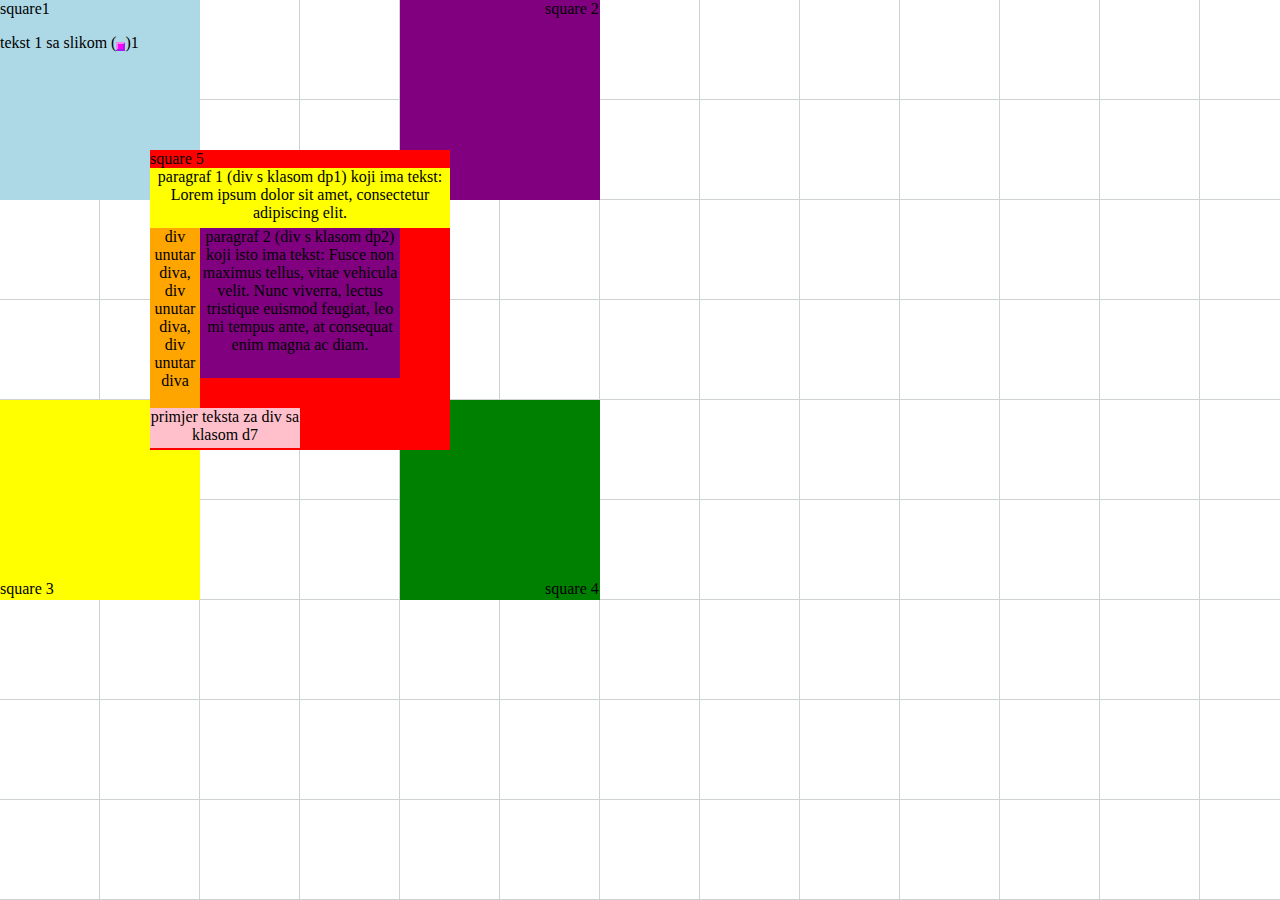
<file: dz5.html>
<html>
    <head>
        <title>Peta zadaća</title>
        <meta charset="UTF-8">
        <link rel="stylesheet" type="text/css" href="dz5style.css">
    </head>
    <body background="images/grid.jpg">
    <div class="d1">square1<p>tekst 1 sa slikom (<img src="images/sqpurple.gif">)1</p></div>
    <div class="d2"><div class="mrgn1">square 2</div></div>
    <div class="d3"><div class="mrgn2">square 3</div></div>
    <div class="d4"><div class="mrgn1 mrgn2">square 4</div></div>
    <div class="d5 dis1">square 5
        <div class="dp1 algn">paragraf 1 (div s klasom dp1) koji ima tekst: Lorem ipsum dolor sit amet, consectetur adipiscing elit.</div>
        <div class="d6 algn">div unutar diva, div unutar diva, div unutar diva</div>
        <div class="dp2 algn">paragraf 2 (div s klasom dp2) koji isto ima tekst: Fusce non maximus tellus, vitae vehicula velit. Nunc viverra, lectus tristique euismod feugiat, leo mi tempus ante, at consequat enim magna ac diam.</div>
        <div class="d7 algn">primjer teksta za div sa klasom d7</div>
    </div>
    </body>
</html>
</file>
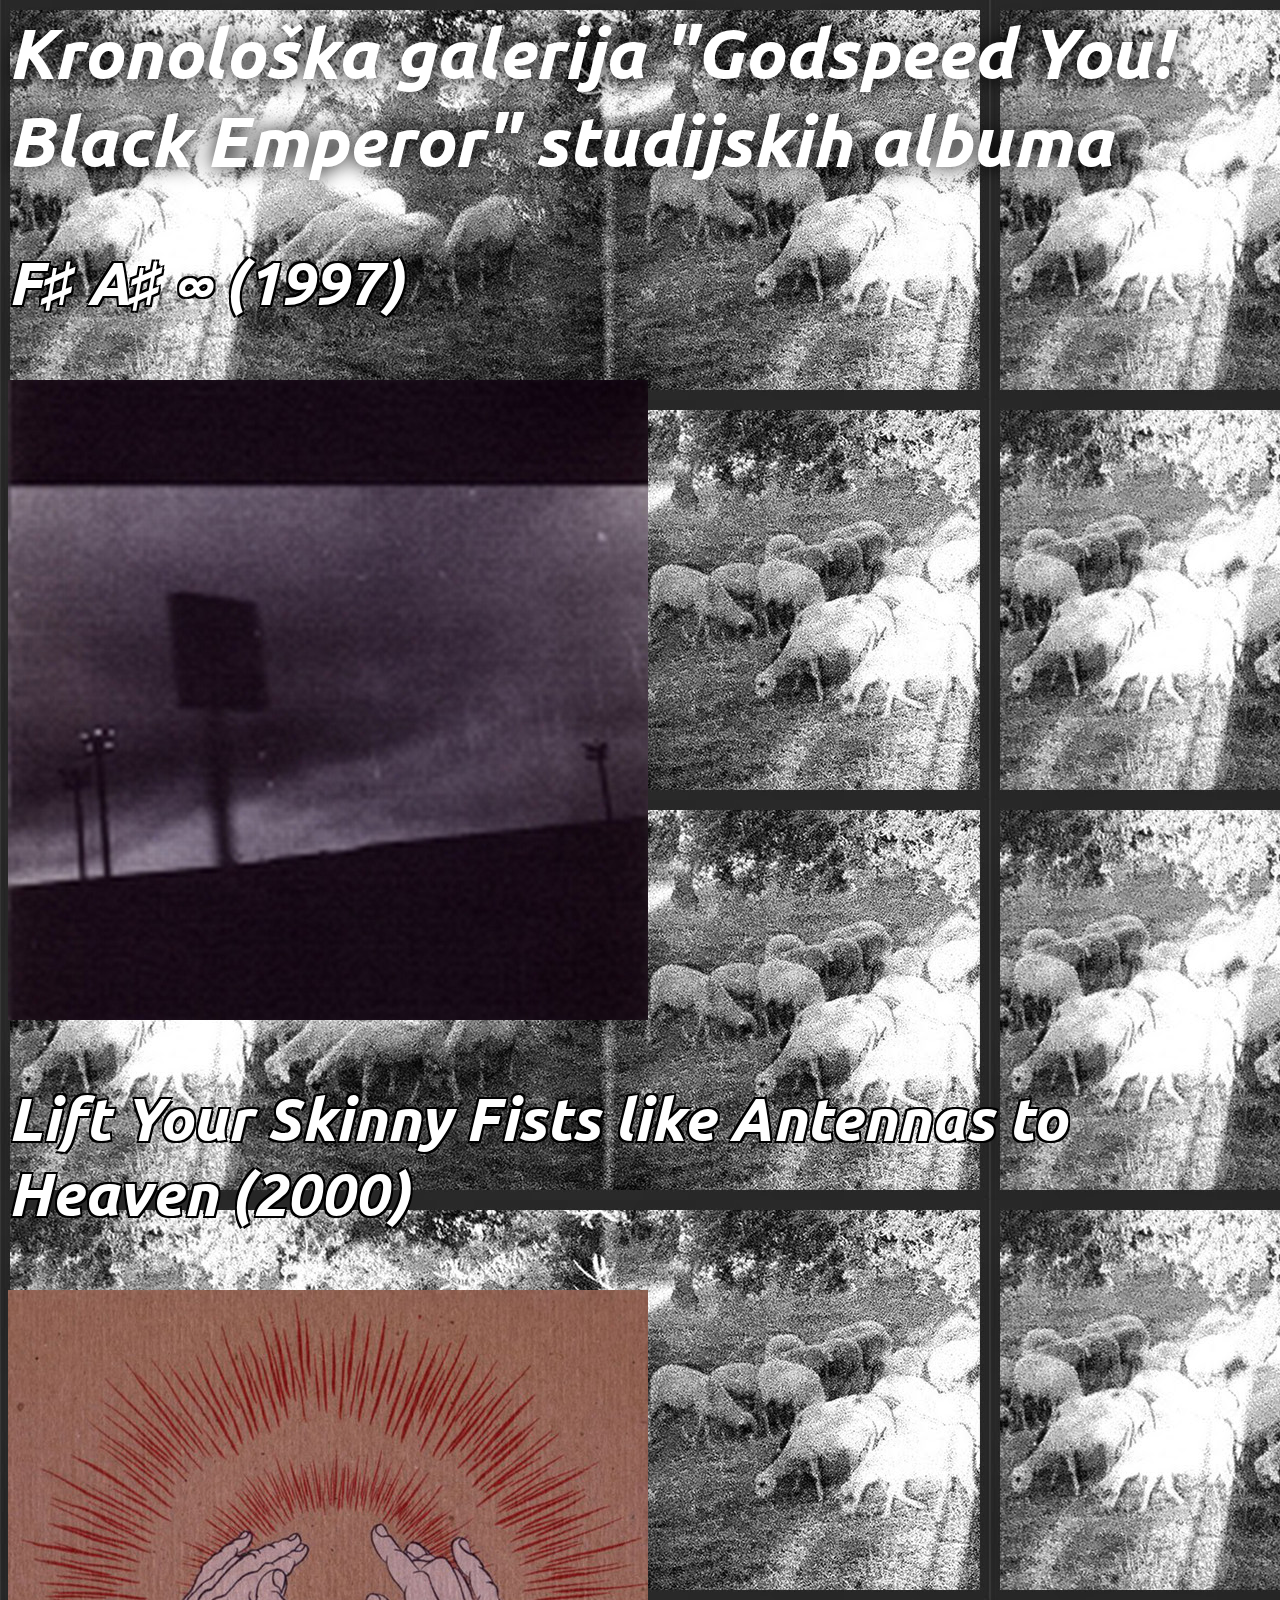
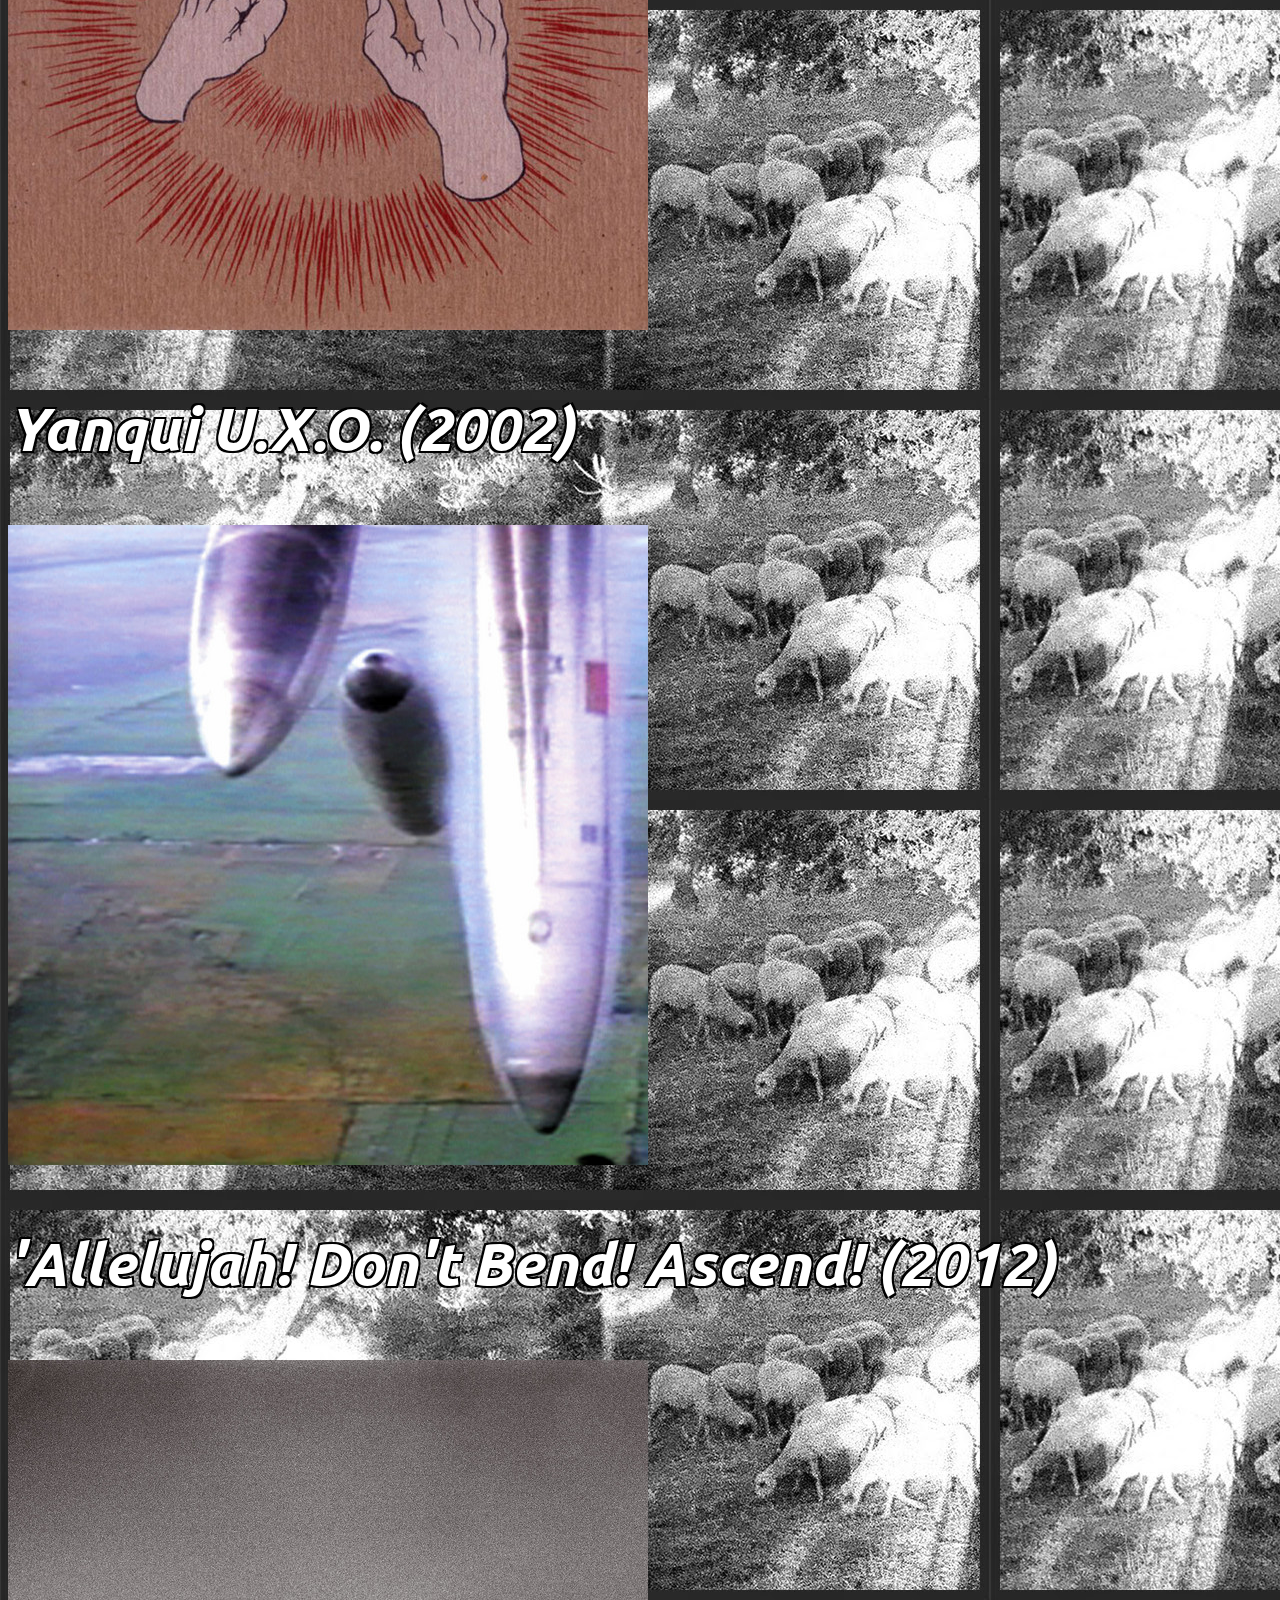
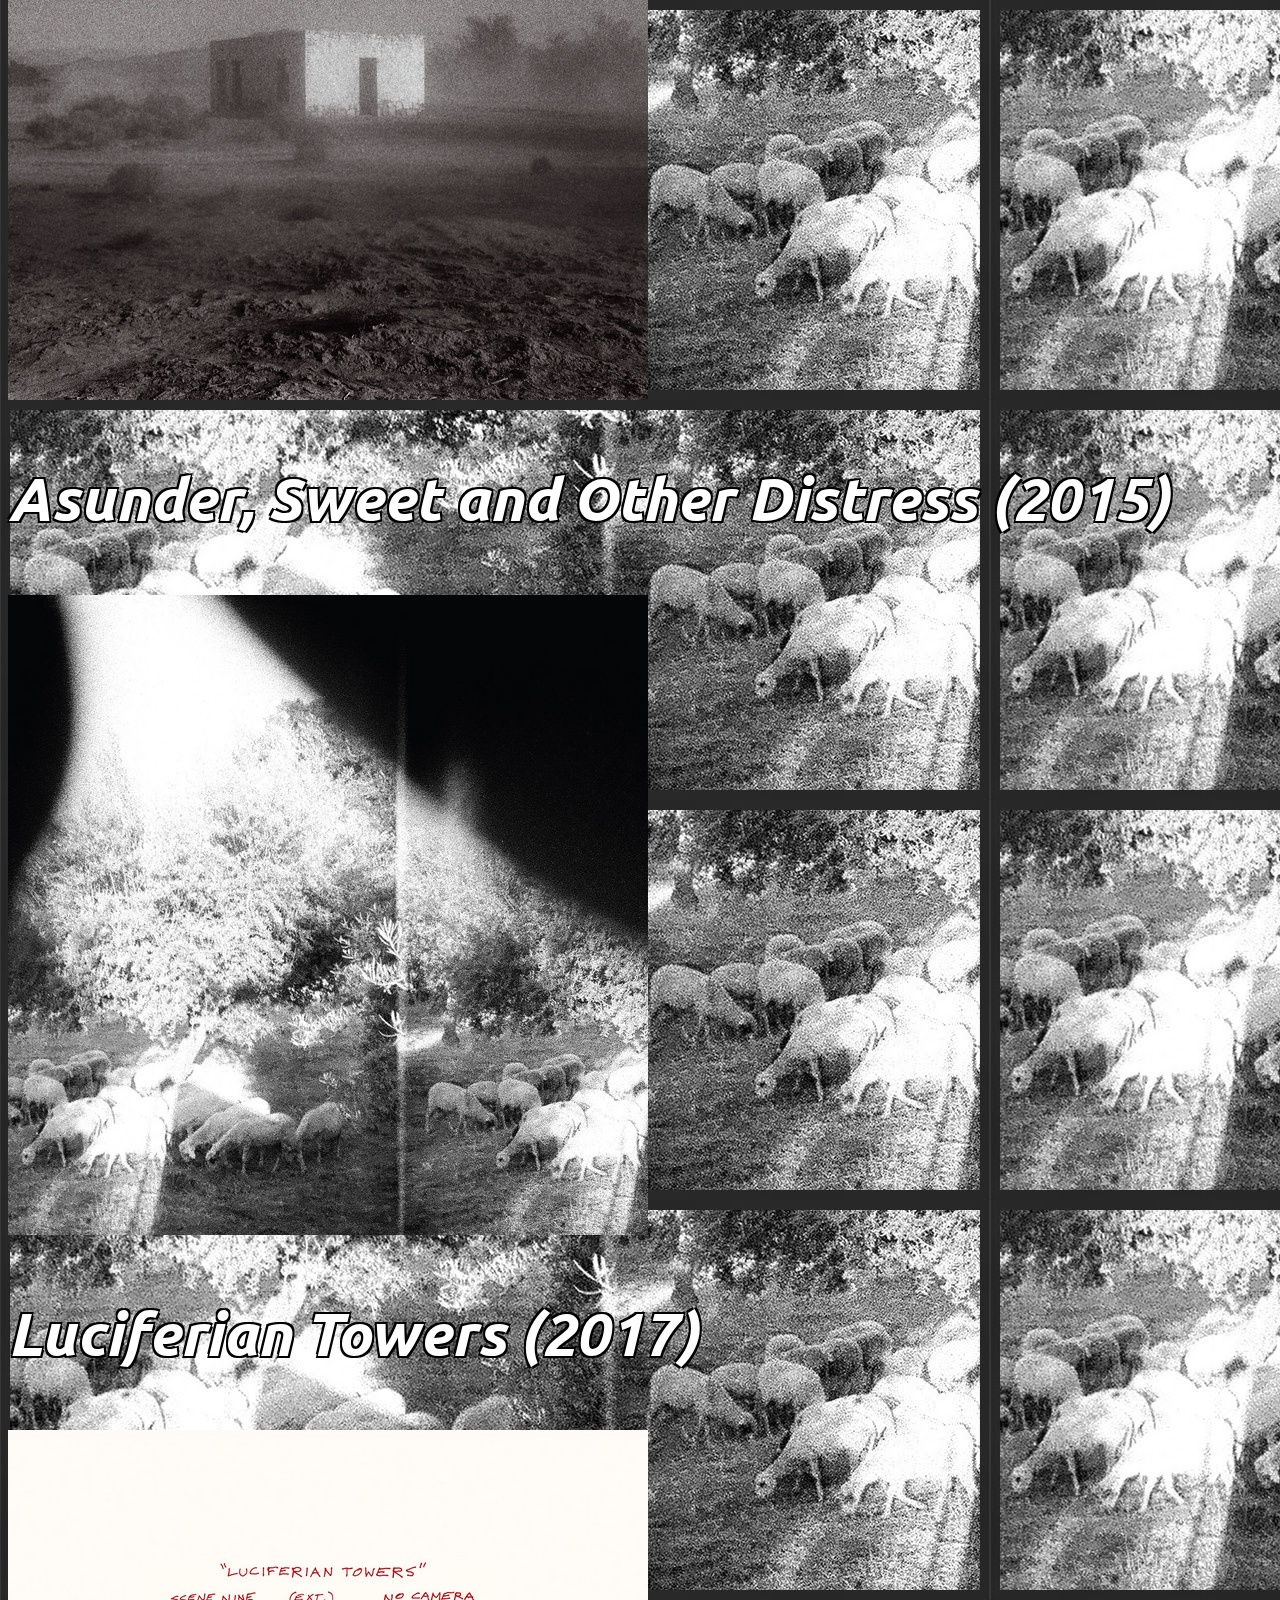
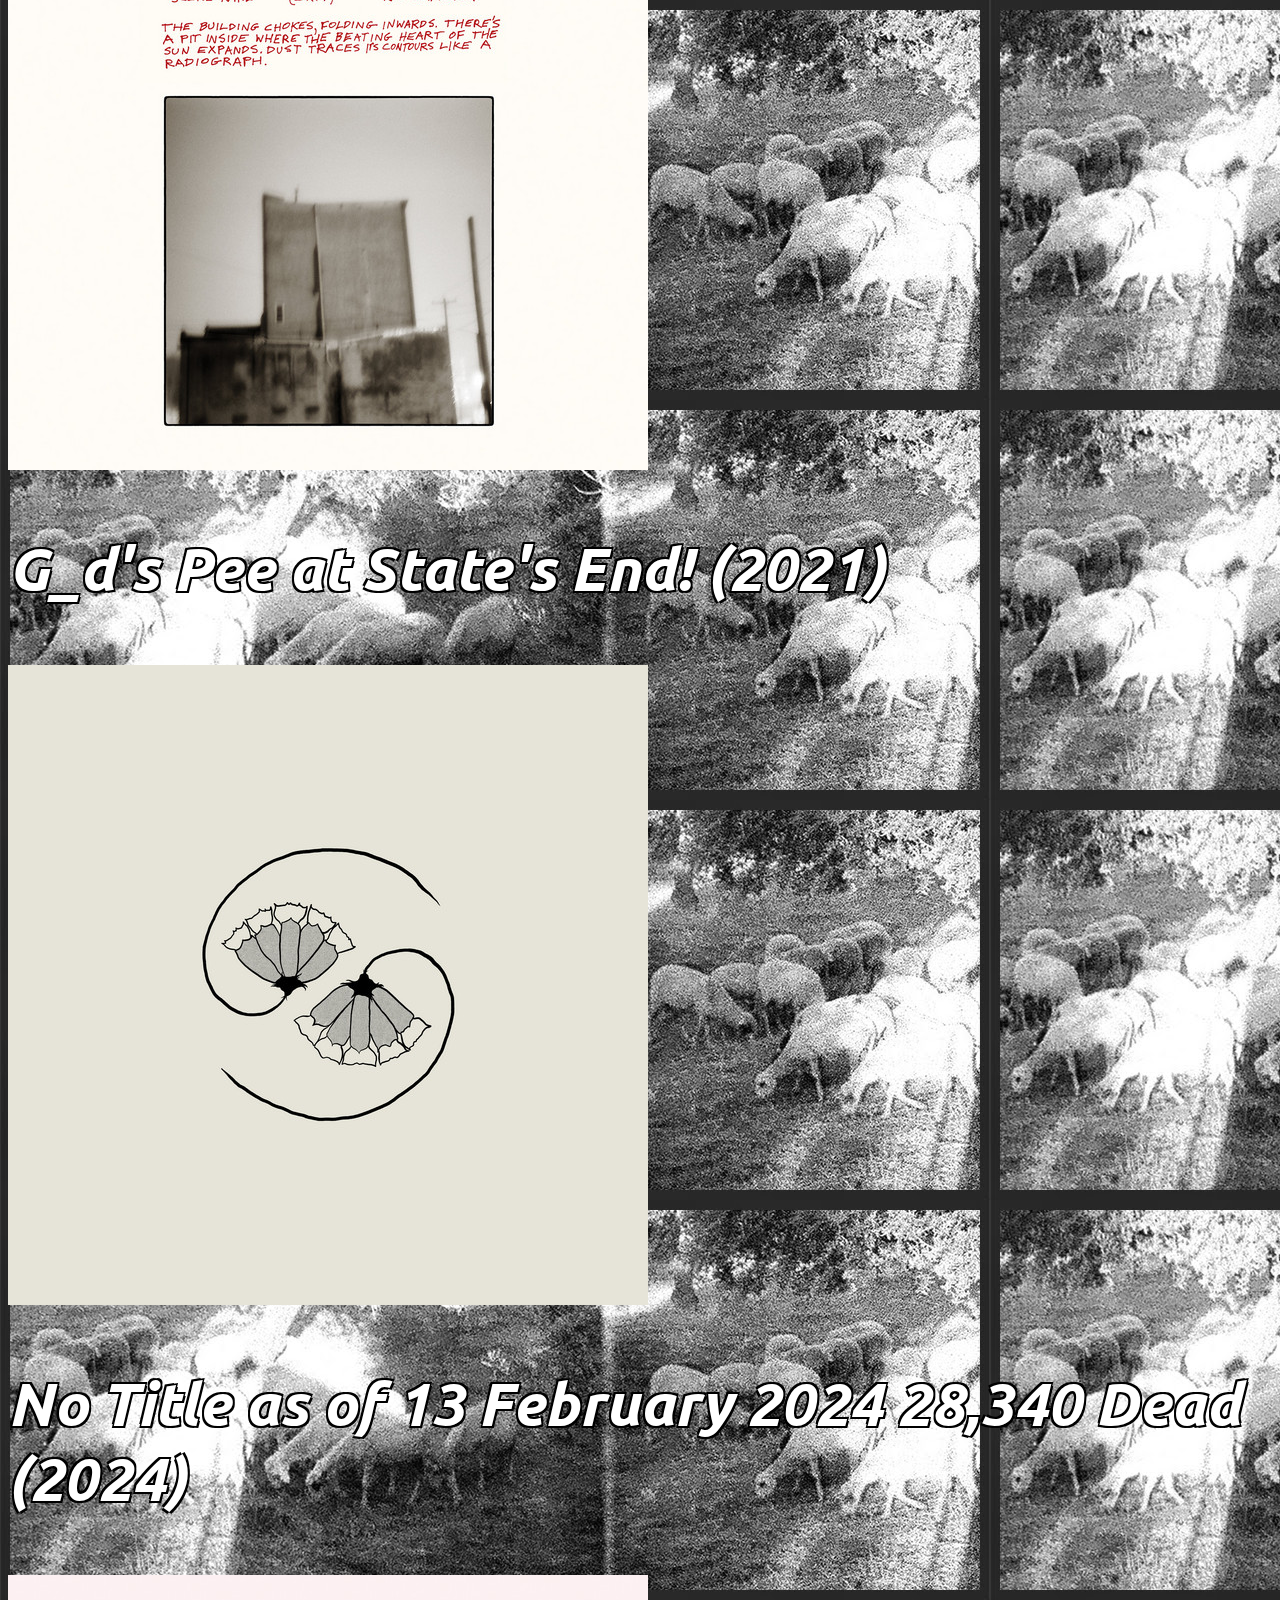
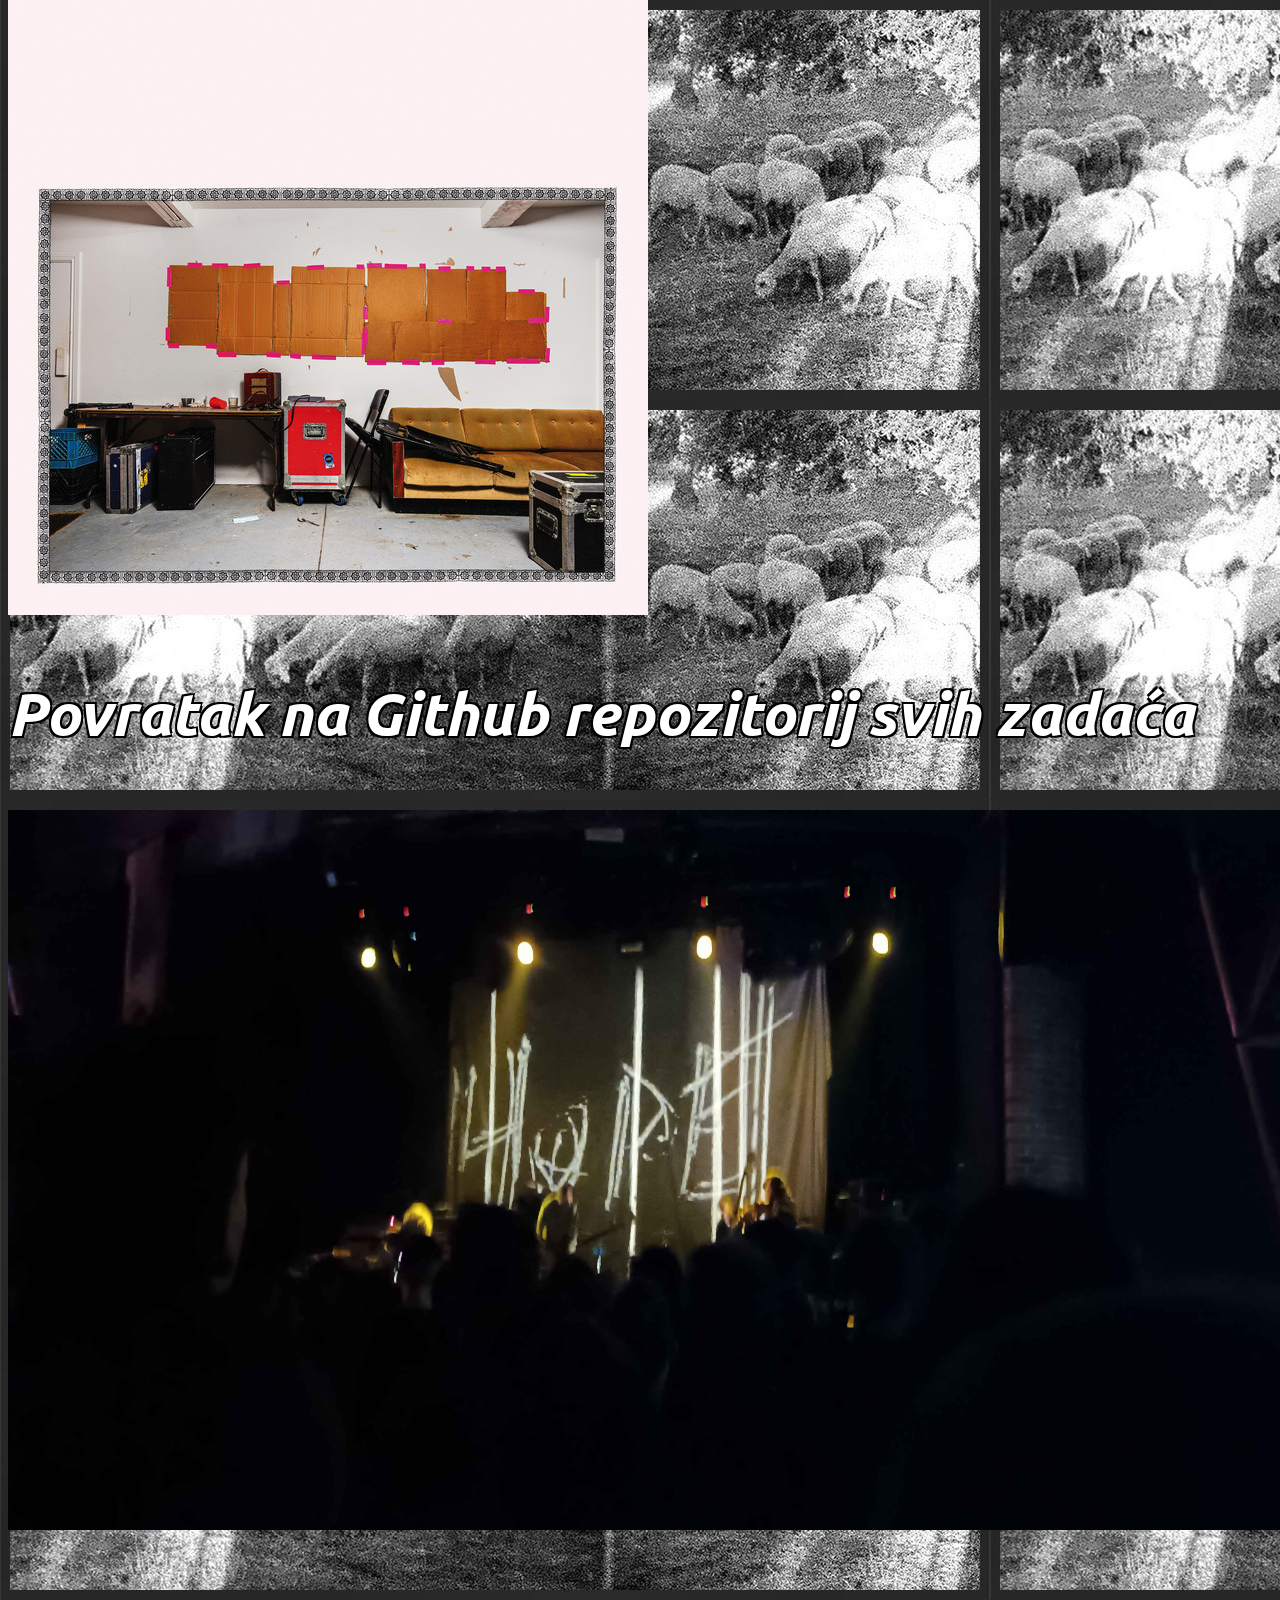
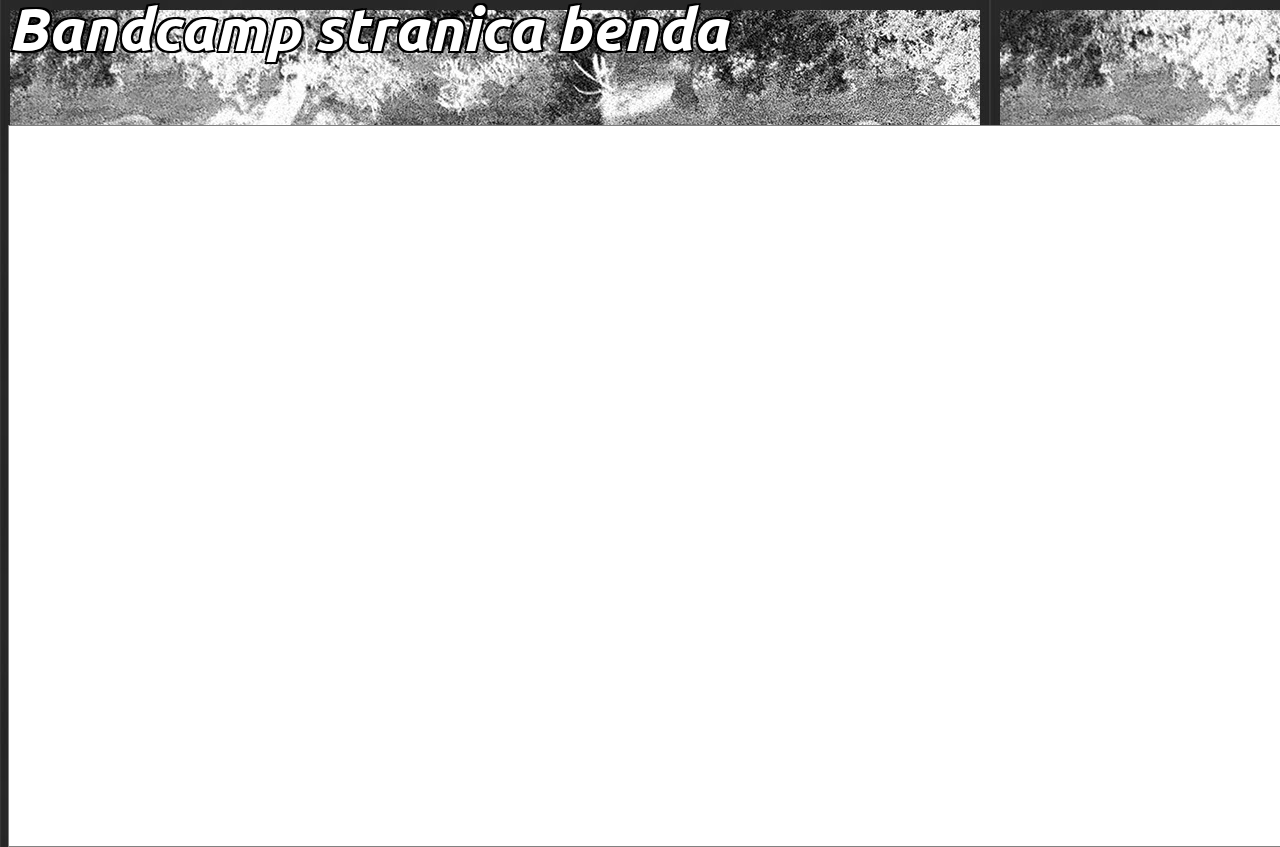
<file: dz6.html>
<html>
    <head>
        <style>
            @import url('https://fonts.googleapis.com/css2?family=Ubuntu:ital,wght@0,300;0,400;0,500;0,700;1,300;1,400;1,500;1,700&display=swap');
        </style>
        <meta charset="UTF-8">
        <title>
        Šesta zadaća
        </title>
        <link rel="stylesheet" type="text/css" href="dz6style.css">
    </head>

    <body background="images/Asunder.jpg" >
    <h1>Kronološka galerija "Godspeed You! Black Emperor" studijskih albuma</h1>
    <p class="stroke">F♯ A♯ ∞ (1997)</p>
    <img src="images/g1.jpg">
    <p class="stroke">Lift Your Skinny Fists like Antennas to Heaven (2000)</p>
    <img src="images/g2.jpg">
    <p class="stroke">Yanqui U.X.O. (2002)</p>
    <img src="images/g3.jpg">
    <p class="stroke">'Allelujah! Don't Bend! Ascend! (2012)</p>
    <img src="images/g4.jpg">
    <p class="stroke">Asunder, Sweet and Other Distress (2015)</p>
    <img src="images/g5.jpg">
    <p class="stroke">Luciferian Towers (2017)</p>
    <img src="images/g6.jpg">
    <p class="stroke">G_d's Pee at State's End! (2021)</p>
    <img src="images/g7.jpg">
    <p class="stroke">No Title as of 13 February 2024 28,340 Dead (2024)</p>
    <img src="images/g8.jpg">
    <p class="stroke">Povratak na Github repozitorij svih zadaća</p>
    <a href="https://github.com/hdrempetic/MK1projekt">
        <img src="images/koncert2024.jpg"
        style="object-fit:fill;
            width:1280px;
            height:720px;"></a>
    <p class="stroke">Bandcamp stranica benda</p>
    <iframe src="https://godspeedyoublackemperor.bandcamp.com/"></iframe>
    </body>
</html>
</file>
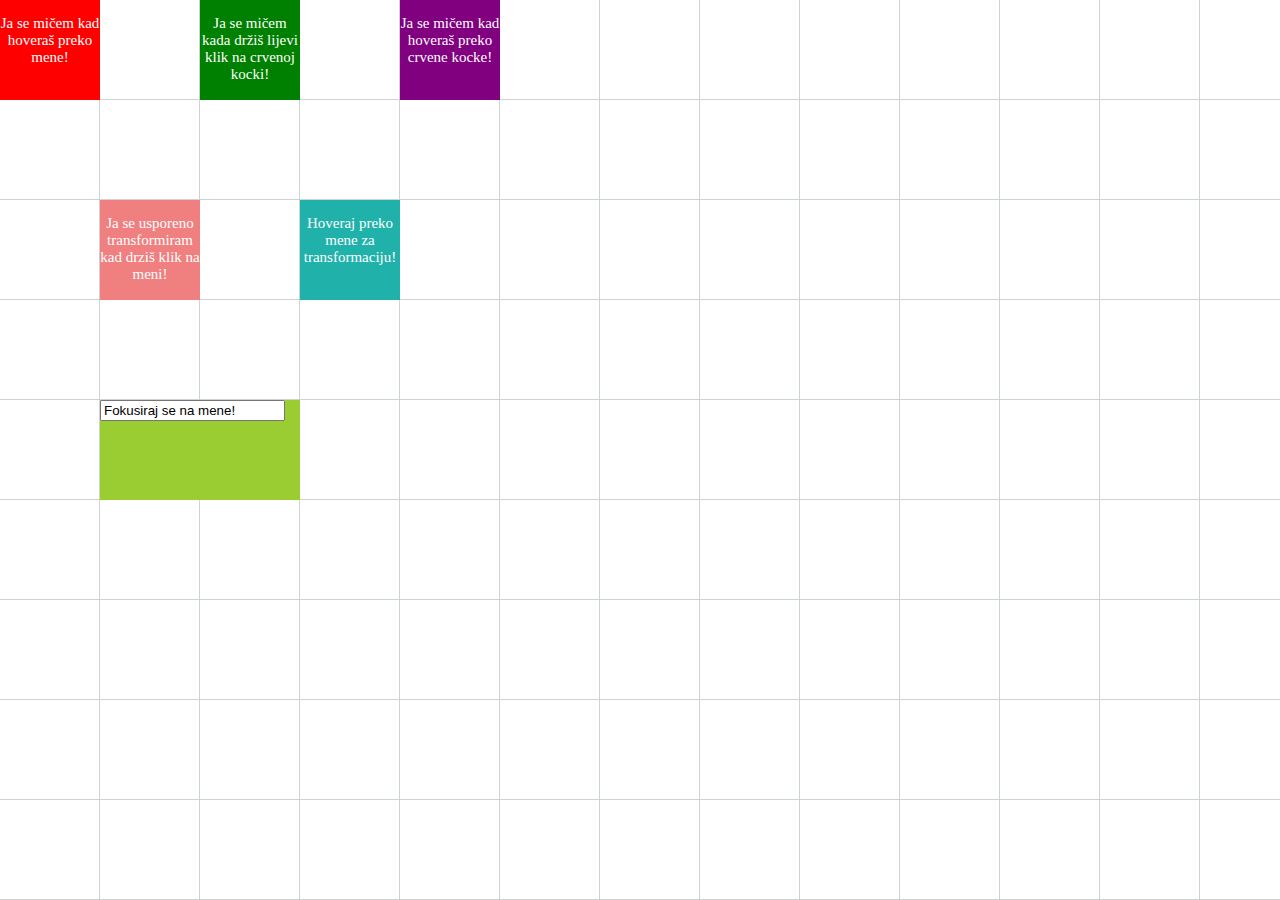
<file: dz8.html>
<html>
    <head>
        <meta charset="UTF-8">
        <title>
        Osma zadaća
        </title>
        <link rel="stylesheet" type="text/css" href="dz8style.css">
    </head>
    <body background="images/grid.jpg">
    <div class="d1 font"><p>Ja se mičem kad hoveraš preko mene!</p></div>
    <div class="d2 font"><p>Ja se mičem kada držiš lijevi klik na crvenoj kocki!</p></div>
    <div class="d3 font"><p>Ja se mičem kad hoveraš preko crvene kocke!</p></div>
    <div class="d4 font"><p>Ja se usporeno transformiram kad drziš klik na meni!</p></div>
    <div class="d5 font"><p>Hoveraj preko mene za transformaciju!</p></div>
    <div class="d6 font"><div class="font"><input class="input" value="Fokusiraj se na mene!"></div></div>
    </body>
</html>
</file>
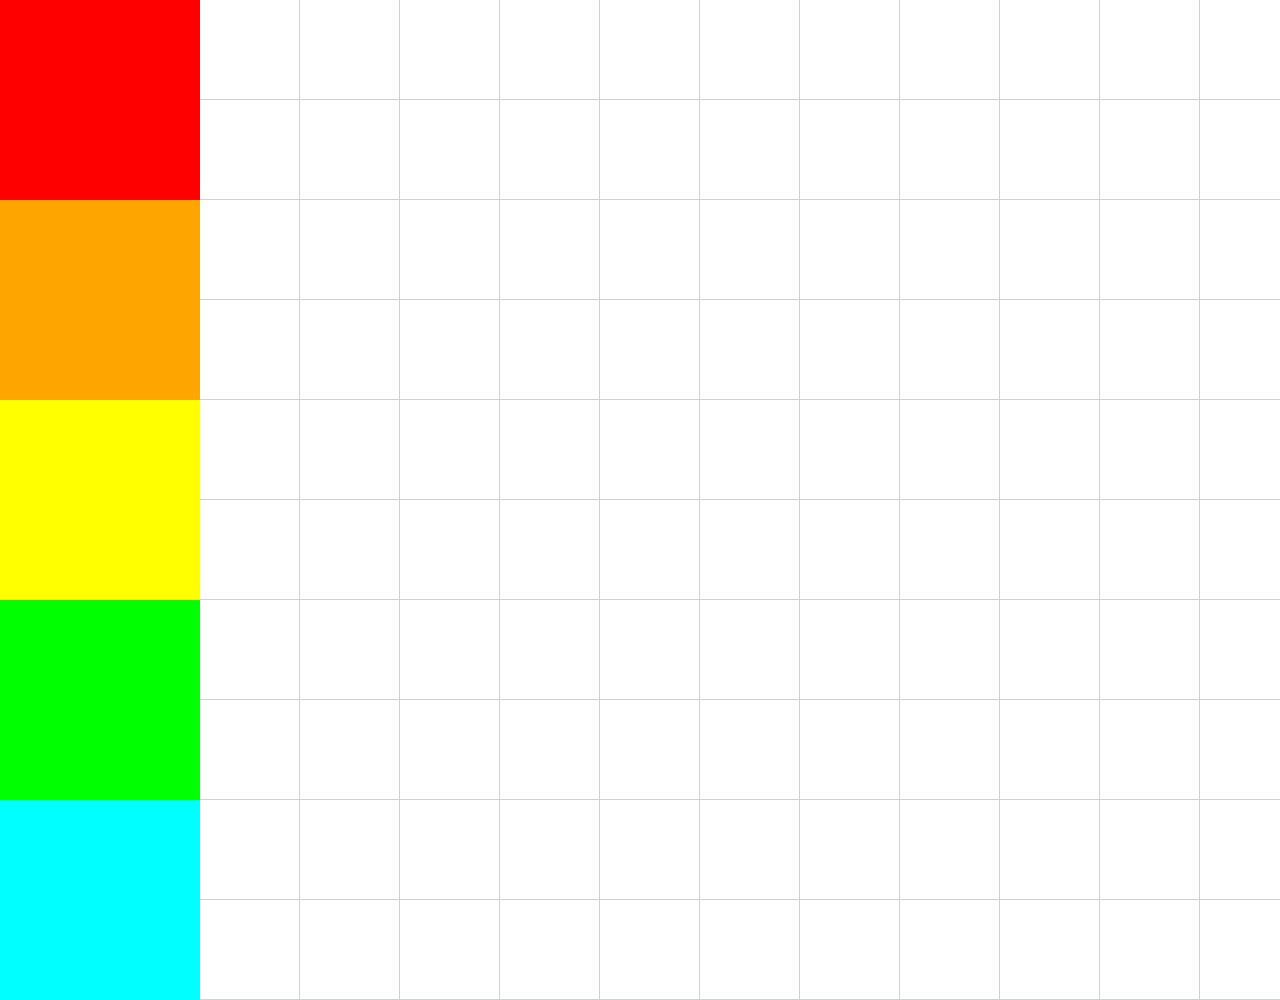
<file: dz9.html>
<html>
    <head>
        <style>
            @import url('https://fonts.googleapis.com/css2?family=Ubuntu:ital,wght@0,300;0,400;0,500;0,700;1,300;1,400;1,500;1,700&display=swap');
        </style>
        <meta charset="UTF-8">
        <title>
        Deveta zadaća
        </title>
    <link rel ="stylesheet" type="text/css" href="dz9style.css">
        <body background="images/grid.jpg">
        <div class="d1"></div>
        <div class="d2"></div>
        <div class="d3"></div>
        <div class="d4"></div>
        <div class="d5"></div>
        </body>
    </head>
</html>
</file>
<file: dz5style.css>
div
{
    width: 200px;
    height: 200px;  
    position: relative;
    float: left;
}

.d1
{
    top: -8px;
    left: -8px;
    background: lightblue;
}

.d2
{
    background: purple;
    top: -8px;
    right: -192px;
}

.d3
{
    background: yellow;
    bottom: -392px;
    right: 408px;
}

.d4
{
    background: green;
    top: 392px;
    right: 208px;
}

.d5
{
    width: 300px;
    height: 300px;
    background: red;
    top: 142px;
    left: -658px;
}

.d6
{
    width: 50px;
    height: 180px;
    background: orange;
}

.dis1
{
    display: block;
}

.dp1
{
    width: 300px;
    height: 60px;
    background: yellow;
}

.dp2
{
    width: 200px;
    height: 150px;
    background: purple;
}

.algn
{
    text-align: center;
}

.d7
{
    width: 150px;
    height: 40px;
    background: pink;
    clear: left;
}

.mrgn1
{
    margin-left: 145px;
}

.mrgn2
{
    margin-top: 180px;
}

img
{
    vertical-align: text-bottom;
}
</file>
<file: dz6style.css>
p {
   
    font-family:"Ubuntu";
    font-weight:700;
    font-style:italic;
    color:rgb(247, 241, 241);
    background-color:transparent;
    font-size:50px;
    text-shadow:0 0 20px #000000;
}

h1 
{
    font-family:"Ubuntu";
    font-weight:700;
    font-style:italic;
    color:rgb(255, 255, 255);
    background-color:transparent;
    font-size:70px;
    text-shadow:0 0 20px #000000;
}

.stroke
{
    font-family:"Ubuntu";
    font-size:60px;
    font-style:italic;
    font-weight:700;
    color:rgb(255, 255, 255);
    text-shadow:
    -2px -2px 0 #000000,
    2px -2px 0 #000000,
    -2px 2px 0 #000000,
    2px 2px 0 #000000;  
}

iframe
{
    width:1280px;
	height:720px;
	position:absolute;
	border:1px solid gray;
	background:white;
}

@media (min-width: 1500px){
    body {
        img {
            border: 5px solid #000000;
        }       
    }
}
</file>
<file: dz8style.css>
div
{
    width: 100px;
    height: 100px;  
    position: relative;
    float: left;
}

.font
{
    font-size: 15px;
    color: white;
    background-color: transparent;
    text-align: center;
}

.d1
{
    top: -8px;
    left: -8px;
    background: red;
    transition:5s ease-out;
}

.d2
{
    top: -8px;
    right: -92px;
    background: green; 
    transition:5s ease-out;   
}

.d3
{
    top: -8px;
    right: -192px;
    background: purple;
    transition:5s ease-out;
}

.d4
{
    top: 192px;
    right: 208px;
    background: lightcoral;
}

.d5
{
    top: 192px;
    right: 108px;
    background: lightseagreen;
}

.d1:hover
{
    top: 192px;
    transition:5s ease-out;
    -webkit-transition:5s ease-out;
}

.d1:active+.d2
{
    top: 192px;
}

.d1:hover~.d3
{
    top: 192px;
}

.d5:hover
{
    transform:rotate3d(1,1,1,45deg);    
}

.d4:active
{
    transform:skew(-45deg,10deg);
    transition:5s ease-out;
    -webkit-transition:5s ease-out;
}

.d6
{
    width: 200px;
    height: 100px;
    top: 392px;
    right: 408px;
    background: yellowgreen;
}

.input:focus
{
    background: gold;
    width: 180px;
}
</file>
<file: dz9style.css>
div
{
    width: 200px;
    height: 200px;
    position: relative;
    float: left;
    animation-iteration-count: infinite;
    animation-direction: alternate;
}

div:nth-child(odd)
{
    animation-direction: reverse;
}

@keyframes a1
{
    from {left: -8px; top: -8px;}
    to {left: 692px; top: -8px;}
}

@keyframes a2
{
    from {left: -208px; top: 192px}
    to {left: 492px; top: 192px}
}

@keyframes a3
{
    from {left: -408px; top: 392px;}
    to {left: 292px; top: 392px;}
}

@keyframes a4
{
    from {left: -608px;  top: 592px;}
    to {left: 92px; top: 592px;}
}

@keyframes a5
{
    from {left: -808px; top: 792px;}
    to {left: -108px; top: 792px;}
}

.d1
{
    animation-name: a1;
    animation-duration: 3.6s;
    top: -8px;
    left: -8px;
    background: red;
}

.d2
{
    animation-name: a2;
    animation-duration: 3.7s;
    left: -208px;
    top: 192px;
    background: orange;
}

.d3
{
    animation-name: a3;
    animation-duration: 3.8s;
    left: -408px;
    top: 392px;
    background: yellow;
}

.d4
{
    animation-name: a4;
    animation-duration: 3.9s;
    left: -608px;
    top: 592px;
    background: lime;
}

.d5
{
    animation-name: a5;
    animation-duration: 4s;
    left: -808px;
    top: 792px;
    background: cyan;
}
</file>
